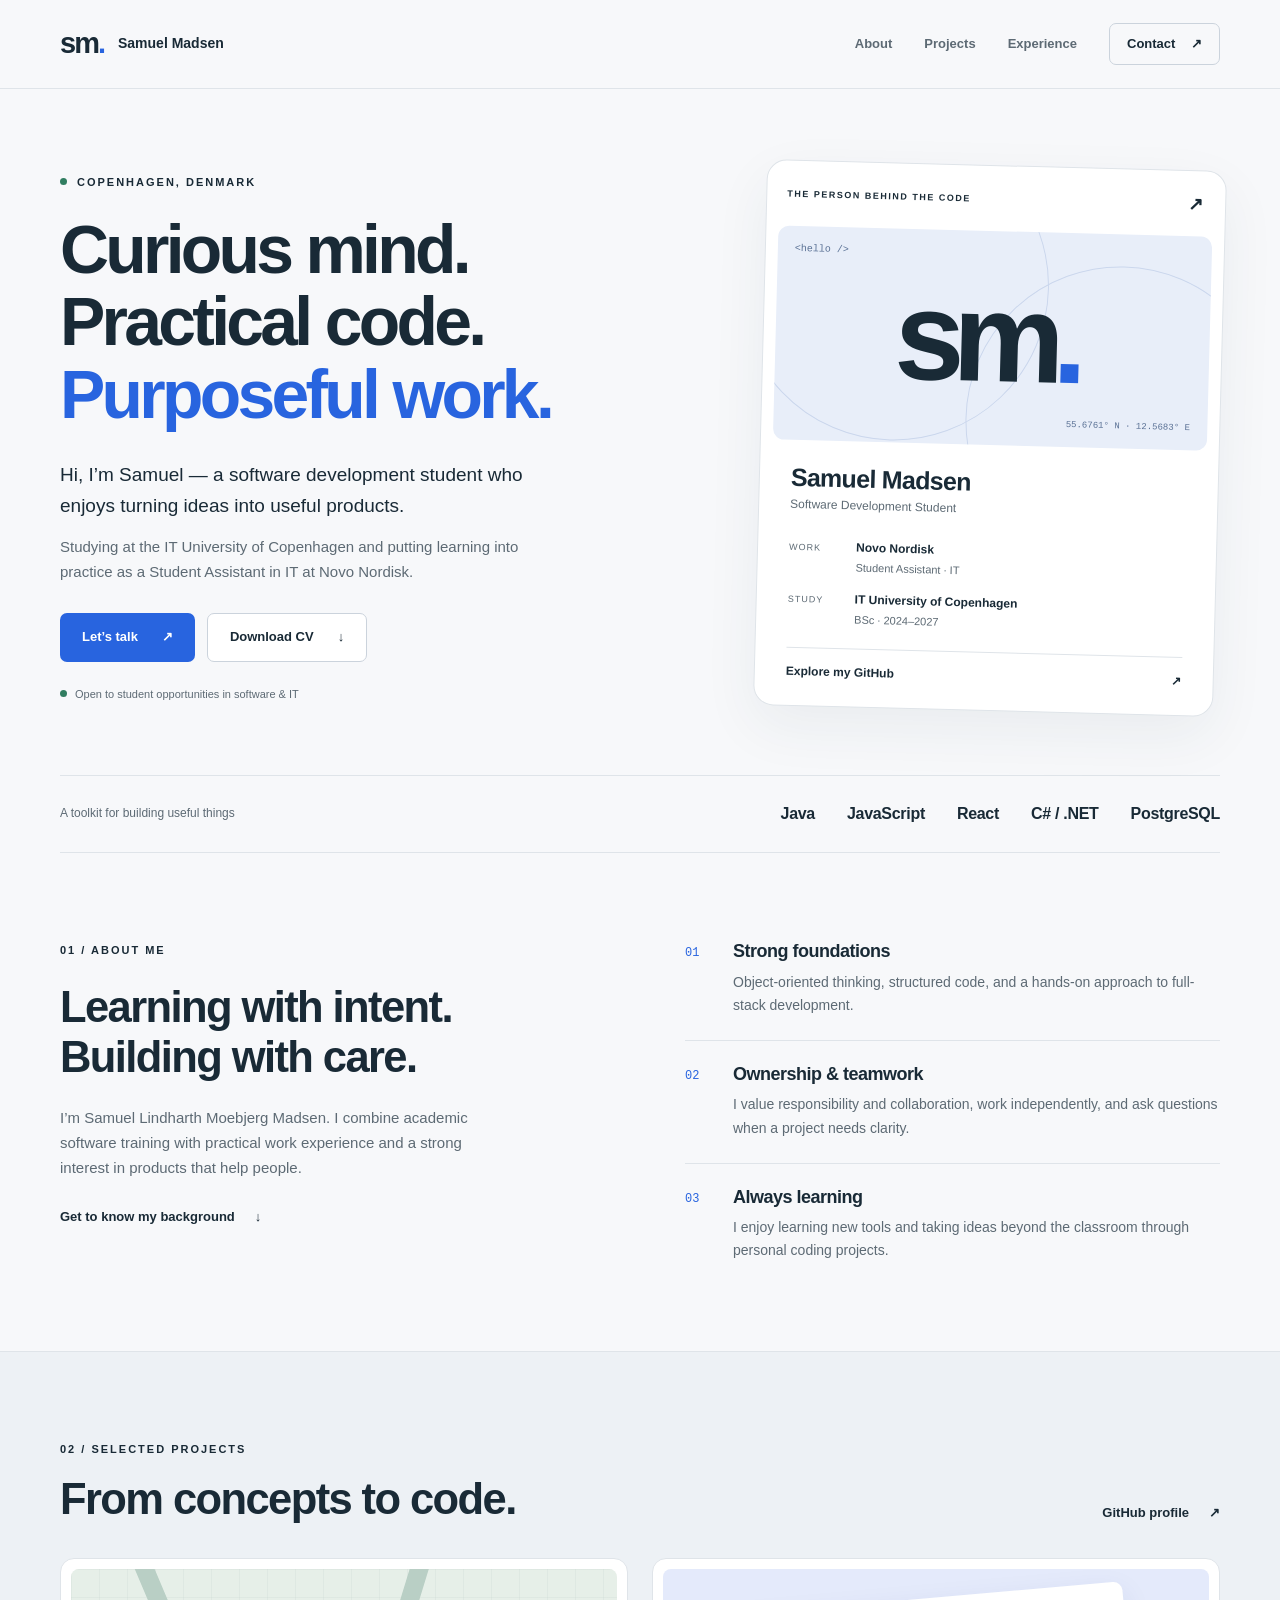
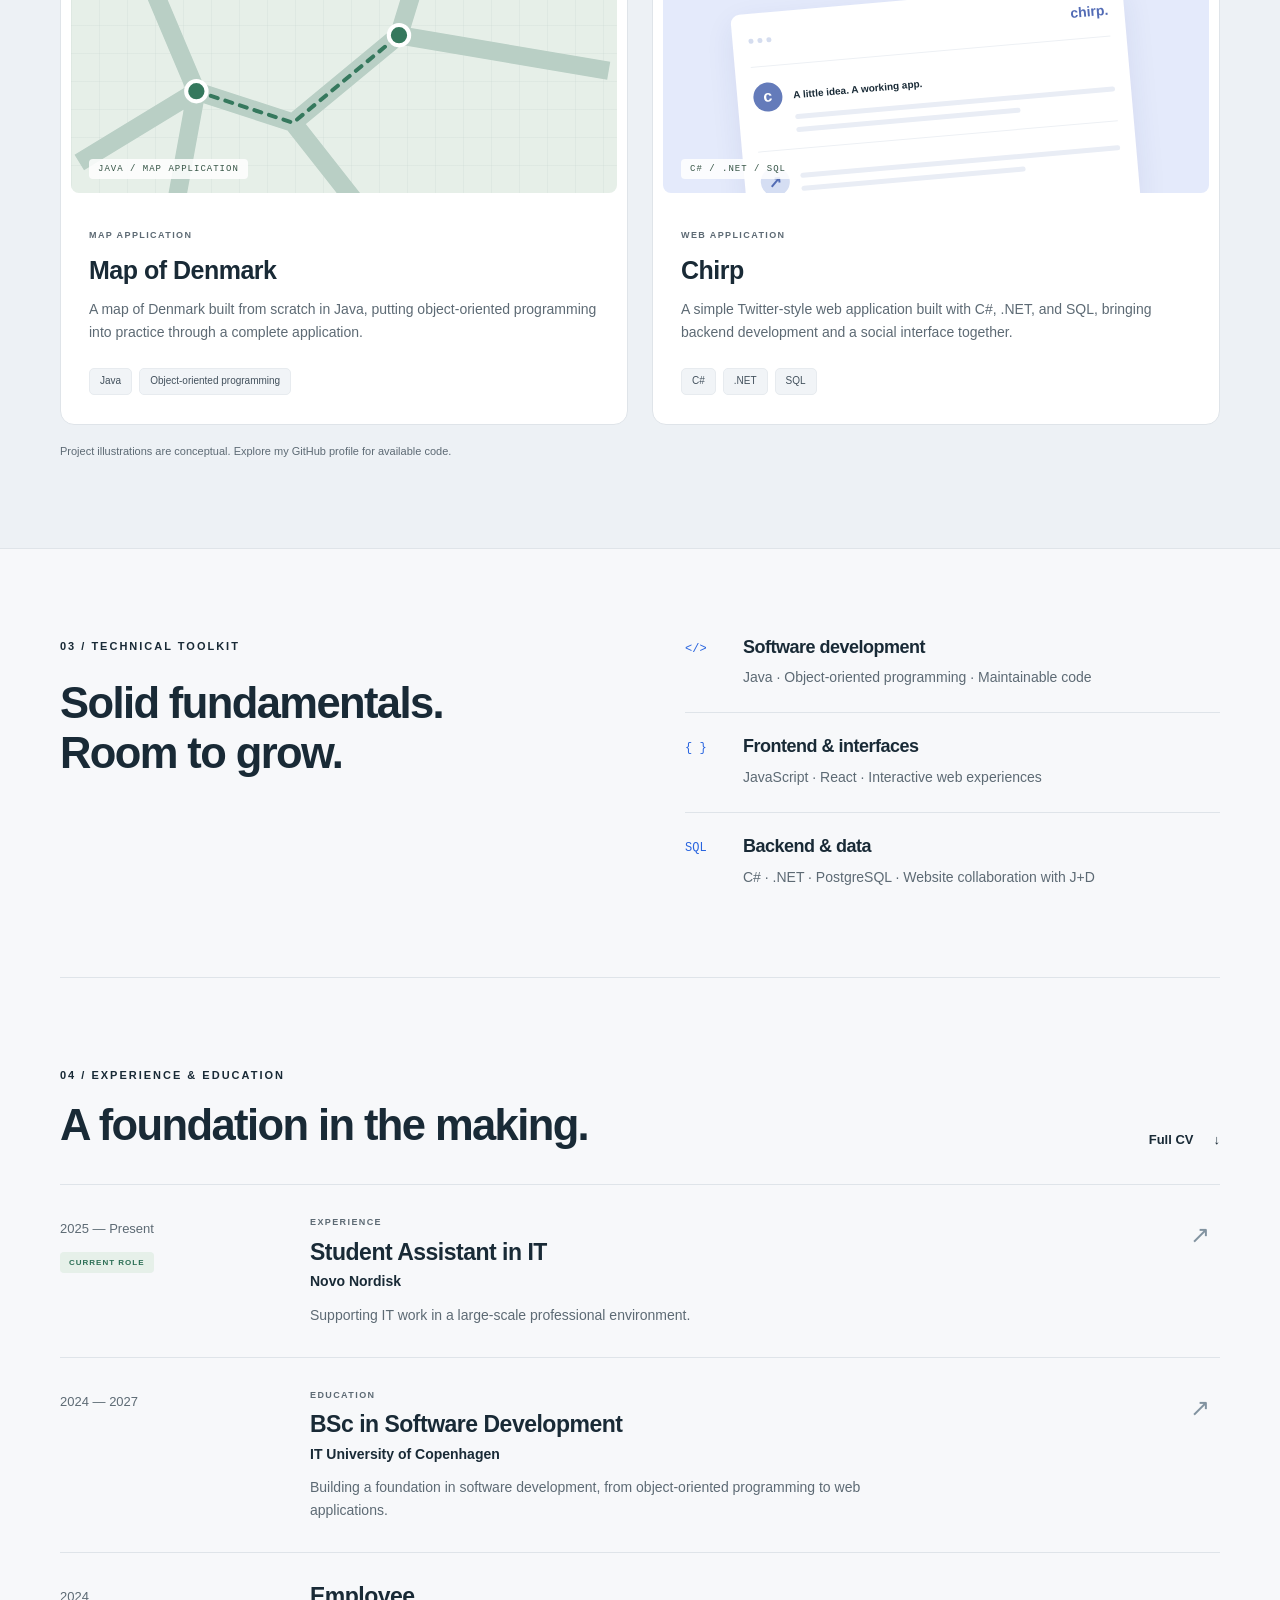
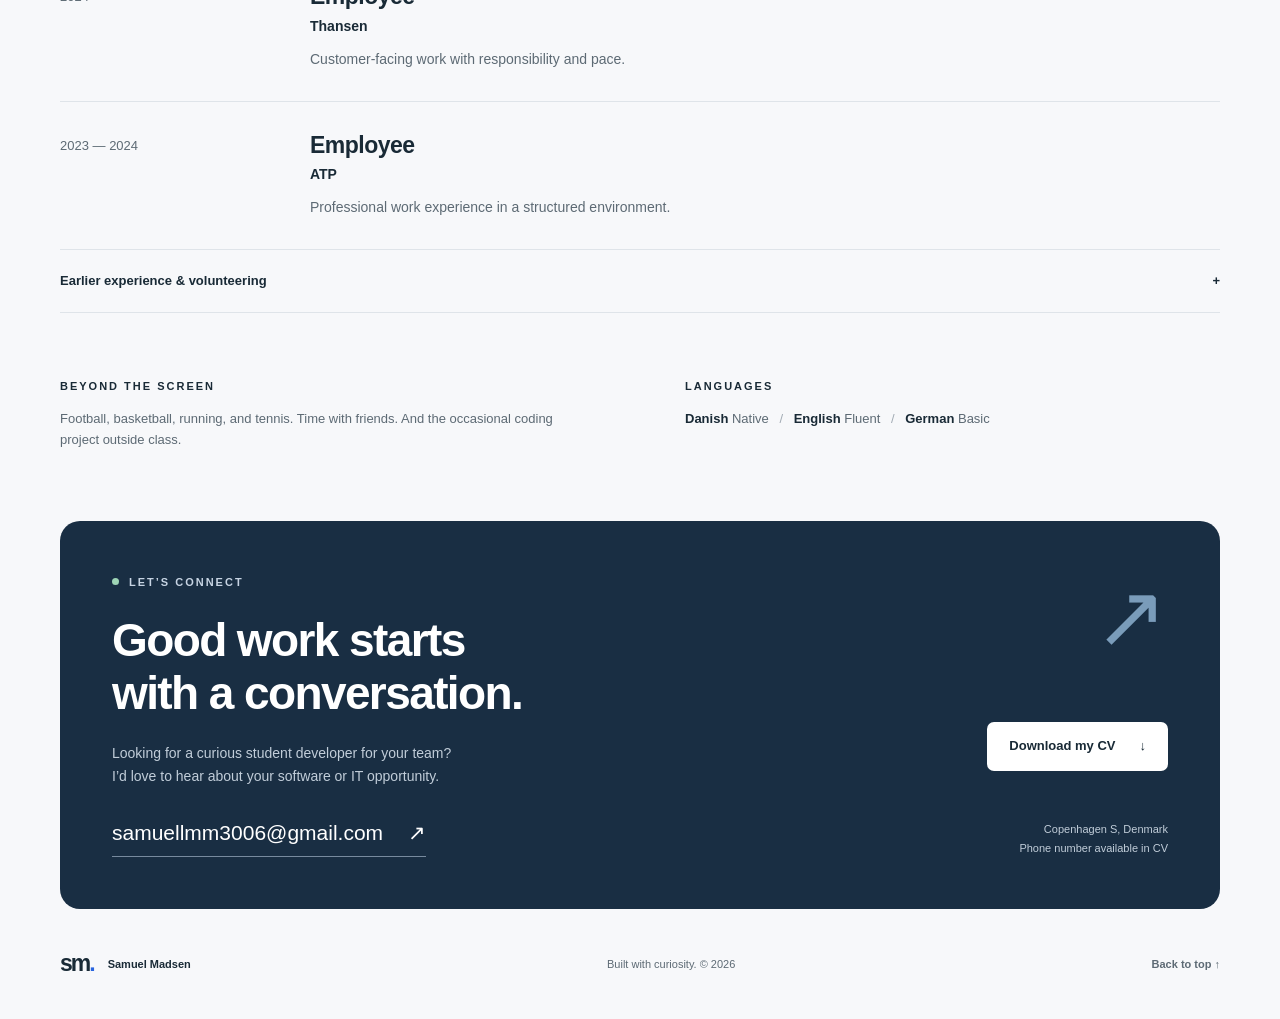
<file: index.html>
<!DOCTYPE html>
<html lang="en">
<head>
  <meta charset="UTF-8">
  <meta name="viewport" content="width=device-width, initial-scale=1.0">
  <meta name="description" content="Meet Samuel Madsen: Software Development student at IT University of Copenhagen and Student Assistant in IT at Novo Nordisk. Explore my experience, projects, and CV.">
  <meta name="theme-color" content="#f7f8fa">
  <title>Samuel Madsen — Software Development Student</title>
  <link rel="icon" href="assets/favicon.svg" type="image/svg+xml">
  <link rel="stylesheet" href="styles.css">
  <script src="app.js" defer></script>
</head>
<body>
  <a class="skip-link" href="#main">Skip to content</a>
  <header class="site-header">
    <div class="container header-inner">
      <a class="brand" href="#home" aria-label="Samuel Madsen, home"><span class="brand-mark">sm<span>.</span></span><span>Samuel Madsen</span></a>
      <button class="menu-toggle" aria-expanded="false" aria-controls="navigation" hidden>Menu <span aria-hidden="true">☰</span></button>
      <nav id="navigation" aria-label="Main navigation">
        <a href="#profile">About</a><a href="#projects">Projects</a><a href="#timeline">Experience</a><a href="#contact">Contact <span aria-hidden="true">↗</span></a>
      </nav>
    </div>
  </header>

  <main id="main">
    <!-- INTRO: Edit your headline, summary, and availability here. -->
    <section class="hero container" id="home" aria-labelledby="hero-title">
      <div class="hero-copy">
        <p class="eyebrow"><span class="status-dot"></span> COPENHAGEN, DENMARK</p>
        <h1 id="hero-title">Curious mind.<br>Practical code.<br><span>Purposeful work.</span></h1>
        <p class="hero-intro">Hi, I’m Samuel — a software development student who enjoys turning ideas into useful products.</p>
        <p class="hero-detail">Studying at the IT University of Copenhagen and putting learning into practice as a Student Assistant in IT at Novo Nordisk.</p>
        <div class="actions">
          <a class="button primary" href="mailto:samuellmm3006@gmail.com">Let’s talk <span aria-hidden="true">↗</span></a>
          <a class="button secondary" href="assets/Samuel_Madsen_CV.pdf" download="Samuel_Madsen_CV.pdf">Download CV <span aria-hidden="true">↓</span></a>
        </div>
        <p class="availability"><span class="status-dot"></span> Open to student opportunities in software &amp; IT</p>
      </div>
      <aside class="profile-card" aria-label="Samuel at a glance">
        <div class="card-top"><span>THE PERSON BEHIND THE CODE</span><span aria-hidden="true">↗</span></div>
        <div class="monogram-art" aria-hidden="true"><div class="orbit orbit-one"></div><div class="orbit orbit-two"></div><span class="art-label">&lt;hello /&gt;</span><span class="monogram">sm<span>.</span></span><span class="art-coordinate">55.6761° N · 12.5683° E</span></div>
        <div class="profile-card-content"><h2>Samuel Madsen</h2><p>Software Development Student</p>
          <dl><div><dt>WORK</dt><dd>Novo Nordisk <span>Student Assistant · IT</span></dd></div><div><dt>STUDY</dt><dd>IT University of Copenhagen <span>BSc · 2024–2027</span></dd></div></dl>
          <a class="text-link" href="https://github.com/Samuel8887" target="_blank" rel="noopener noreferrer">Explore my GitHub <span aria-hidden="true">↗</span><span class="sr-only"> (opens in a new tab)</span></a>
        </div>
      </aside>
    </section>

    <div class="container"><div class="stack-strip"><p>A toolkit for building useful things</p><ul aria-label="Technologies"><li>Java</li><li>JavaScript</li><li>React</li><li>C# / .NET</li><li>PostgreSQL</li></ul></div></div>

    <!-- ABOUT: Keep descriptions specific and true to your experience. -->
    <section class="section container about-section" id="profile" aria-labelledby="about-title">
      <div><p class="eyebrow">01 / ABOUT ME</p><h2 id="about-title">Learning with intent.<br>Building with care.</h2><p class="section-description">I’m Samuel Lindharth Moebjerg Madsen. I combine academic software training with practical work experience and a strong interest in products that help people.</p><a class="text-link inline-link" href="#timeline">Get to know my background <span aria-hidden="true">↓</span></a></div>
      <div class="values"><article><span class="number">01</span><div><h3>Strong foundations</h3><p>Object-oriented thinking, structured code, and a hands-on approach to full-stack development.</p></div></article><article><span class="number">02</span><div><h3>Ownership &amp; teamwork</h3><p>I value responsibility and collaboration, work independently, and ask questions when a project needs clarity.</p></div></article><article><span class="number">03</span><div><h3>Always learning</h3><p>I enjoy learning new tools and taking ideas beyond the classroom through personal coding projects.</p></div></article></div>
    </section>

    <!-- PROJECTS: Add direct repository links when you have the correct URLs. -->
    <section class="section projects-section" id="projects" aria-labelledby="projects-title">
      <div class="container"><div class="section-heading"><div><p class="eyebrow">02 / SELECTED PROJECTS</p><h2 id="projects-title">From concepts to code.</h2></div><a class="text-link" href="https://github.com/Samuel8887" target="_blank" rel="noopener noreferrer">GitHub profile <span aria-hidden="true">↗</span><span class="sr-only"> (opens in a new tab)</span></a></div>
        <div class="project-grid">
          <article class="project-card"><div class="project-art map-art" aria-hidden="true"><div class="map-grid"></div><svg viewBox="0 0 480 220" fill="none"><path d="M-20 190 95 120 190 151 294 65 500 100M40-10 95 120 75 230M190 151 260 240M294 65 320-20" stroke="#b9cfc5" stroke-width="18"/><path d="m95 120 95 31 104-86" stroke="#35785d" stroke-width="4" stroke-linecap="round" stroke-dasharray="7 8"/><circle cx="95" cy="120" r="10" fill="#35785d" stroke="white" stroke-width="4"/><circle cx="294" cy="65" r="10" fill="#35785d" stroke="white" stroke-width="4"/></svg><span class="visual-label">JAVA / MAP APPLICATION</span></div><div class="project-content"><span class="project-category">MAP APPLICATION</span><h3>Map of Denmark</h3><p>A map of Denmark built from scratch in Java, putting object-oriented programming into practice through a complete application.</p><ul class="tags"><li>Java</li><li>Object-oriented programming</li></ul></div></article>
          <article class="project-card"><div class="project-art chirp-art" aria-hidden="true"><div class="chirp-window"><div class="window-top"><i></i><i></i><i></i><strong>chirp.</strong></div><div class="mock-post"><span class="mock-avatar">c</span><div><b>A little idea. A working app.</b><span class="mock-line"></span><span class="mock-line short"></span></div></div><div class="mock-post bottom-post"><span class="mock-avatar pale">↗</span><div><span class="mock-line"></span><span class="mock-line short"></span></div></div></div><span class="visual-label">C# / .NET / SQL</span></div><div class="project-content"><span class="project-category">WEB APPLICATION</span><h3>Chirp</h3><p>A simple Twitter-style web application built with C#, .NET, and SQL, bringing backend development and a social interface together.</p><ul class="tags"><li>C#</li><li>.NET</li><li>SQL</li></ul></div></article>
        </div>
        <p class="project-note">Project illustrations are conceptual. Explore my GitHub profile for available code.</p>
      </div>
    </section>

    <section class="section container skills-section" id="skills" aria-labelledby="skills-title"><div><p class="eyebrow">03 / TECHNICAL TOOLKIT</p><h2 id="skills-title">Solid fundamentals.<br>Room to grow.</h2></div><div class="skill-list"><article><span class="number">&lt;/&gt;</span><div><h3>Software development</h3><p>Java · Object-oriented programming · Maintainable code</p></div></article><article><span class="number">{ }</span><div><h3>Frontend &amp; interfaces</h3><p>JavaScript · React · Interactive web experiences</p></div></article><article><span class="number">SQL</span><div><h3>Backend &amp; data</h3><p>C# · .NET · PostgreSQL · Website collaboration with J+D</p></div></article></div></section>

    <!-- EXPERIENCE: Add new roles at the top. Keep dates and titles up to date. -->
    <section class="section container experience-section" id="timeline" aria-labelledby="experience-title"><div class="section-heading"><div><p class="eyebrow">04 / EXPERIENCE &amp; EDUCATION</p><h2 id="experience-title">A foundation in the making.</h2></div><a class="text-link" href="assets/Samuel_Madsen_CV.pdf" download="Samuel_Madsen_CV.pdf">Full CV <span aria-hidden="true">↓</span></a></div>
      <div class="timeline"><article class="timeline-item"><p class="timeline-date">2025 — Present<span class="current-label">CURRENT ROLE</span></p><div><span class="role-type">EXPERIENCE</span><h3>Student Assistant in IT</h3><p class="organization">Novo Nordisk</p><p>Supporting IT work in a large-scale professional environment.</p></div><span class="timeline-mark" aria-hidden="true">↗</span></article><article class="timeline-item"><p class="timeline-date">2024 — 2027</p><div><span class="role-type">EDUCATION</span><h3>BSc in Software Development</h3><p class="organization">IT University of Copenhagen</p><p>Building a foundation in software development, from object-oriented programming to web applications.</p></div><span class="timeline-mark" aria-hidden="true">↗</span></article><article class="timeline-item"><p class="timeline-date">2024</p><div><h3>Employee</h3><p class="organization">Thansen</p><p>Customer-facing work with responsibility and pace.</p></div></article><article class="timeline-item"><p class="timeline-date">2023 — 2024</p><div><h3>Employee</h3><p class="organization">ATP</p><p>Professional work experience in a structured environment.</p></div></article></div>
      <details class="earlier-experience"><summary>Earlier experience &amp; volunteering <span aria-hidden="true">+</span></summary><div class="earlier-grid"><article><p class="role-type">2021 — 2023</p><h3>Volunteer kitchen assistant · Oure</h3><p>Teamwork, reliability, and service.</p></article><article><p class="role-type">2018 — 2019</p><h3>Volunteer sports coach</h3><p>Early leadership experience and responsibility for others.</p></article></div></details>
    </section>

    <section class="container personal-section" aria-label="Beyond work"><div><p class="eyebrow">BEYOND THE SCREEN</p><p>Football, basketball, running, and tennis. Time with friends. And the occasional coding project outside class.</p></div><div><p class="eyebrow">LANGUAGES</p><p><strong>Danish</strong> Native <span> / </span><strong>English</strong> Fluent <span> / </span><strong>German</strong> Basic</p></div></section>

    <section class="container contact-section" id="contact" aria-labelledby="contact-title"><div class="contact-panel"><div><p class="eyebrow"><span class="status-dot"></span> LET’S CONNECT</p><h2 id="contact-title">Good work starts<br>with a conversation.</h2><p>Looking for a curious student developer for your team?<br>I’d love to hear about your software or IT opportunity.</p><a class="contact-email" href="mailto:samuellmm3006@gmail.com">samuellmm3006@gmail.com <span aria-hidden="true">↗</span></a></div><div class="contact-side"><span class="contact-symbol" aria-hidden="true">↗</span><a class="button light-button" href="assets/Samuel_Madsen_CV.pdf" download="Samuel_Madsen_CV.pdf">Download my CV <span aria-hidden="true">↓</span></a><p>Copenhagen S, Denmark<br>Phone number available in CV</p></div></div></section>
  </main>
  <footer class="container footer"><a class="brand" href="#home"><span class="brand-mark">sm<span>.</span></span><span>Samuel Madsen</span></a><p>Built with curiosity. <span id="footer-year"></span></p><a class="text-link" href="#home">Back to top ↑</a></footer>
</body>
</html>
</file>
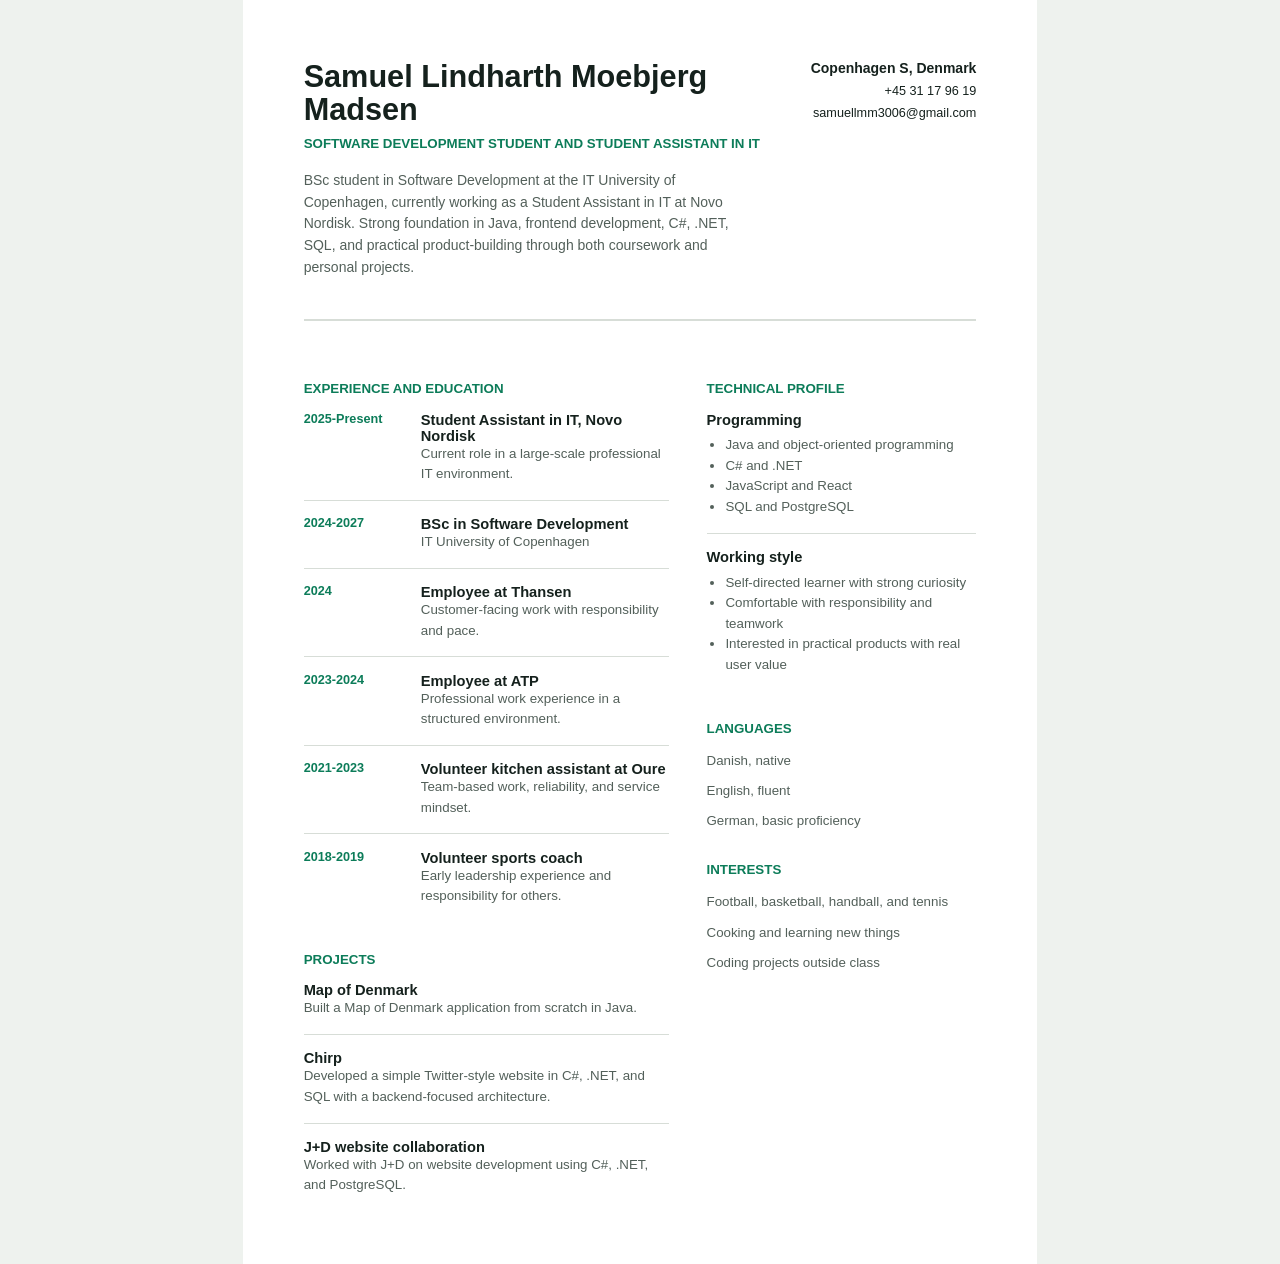
<file: cv-print.html>
<!DOCTYPE html>
<html lang="en">
  <head>
    <meta charset="UTF-8" />
    <meta name="viewport" content="width=device-width, initial-scale=1.0" />
    <title>Samuel Madsen CV</title>
    <style>
      :root {
        --text: #15211d;
        --muted: #53605a;
        --accent: #0c7c59;
        --line: #d7ddd7;
        --paper: #ffffff;
      }

      * {
        box-sizing: border-box;
      }

      body {
        margin: 0;
        font-family: "Aptos", "Segoe UI", Arial, sans-serif;
        color: var(--text);
        background: #eef2ee;
      }

      .page {
        width: 210mm;
        min-height: 297mm;
        margin: 0 auto;
        padding: 16mm 16mm 14mm;
        background: var(--paper);
      }

      .header {
        display: grid;
        grid-template-columns: 1fr auto;
        gap: 12mm;
        align-items: start;
        border-bottom: 2px solid var(--line);
        padding-bottom: 7mm;
      }

      h1,
      h2,
      h3 {
        margin: 0;
        letter-spacing: 0;
      }

      h1 {
        font-size: 23pt;
        line-height: 1.05;
      }

      .role {
        margin-top: 3mm;
        color: var(--accent);
        font-weight: 700;
        font-size: 10pt;
        text-transform: uppercase;
      }

      .summary {
        margin-top: 5mm;
        max-width: 118mm;
        color: var(--muted);
        font-size: 10.5pt;
        line-height: 1.55;
      }

      .contact {
        display: grid;
        gap: 2mm;
        justify-items: end;
        text-align: right;
        font-size: 9.5pt;
      }

      .contact strong {
        font-size: 10.5pt;
      }

      .grid {
        display: grid;
        grid-template-columns: 1.15fr 0.85fr;
        gap: 10mm;
        margin-top: 8mm;
      }

      .section {
        margin-top: 8mm;
      }

      .section-title {
        margin-bottom: 4mm;
        color: var(--accent);
        font-size: 10pt;
        font-weight: 700;
        text-transform: uppercase;
      }

      .timeline-item,
      .project,
      .skill-block {
        padding: 4mm 0;
        border-top: 1px solid var(--line);
      }

      .timeline-item:first-of-type,
      .project:first-of-type,
      .skill-block:first-of-type {
        border-top: 0;
        padding-top: 0;
      }

      .timeline-row {
        display: grid;
        grid-template-columns: 27mm 1fr;
        gap: 4mm;
      }

      .year {
        color: var(--accent);
        font-weight: 700;
        font-size: 9.5pt;
      }

      .item-title {
        font-size: 11pt;
        font-weight: 700;
      }

      .item-copy,
      li {
        color: var(--muted);
        font-size: 10pt;
        line-height: 1.55;
      }

      ul {
        margin: 2mm 0 0 0;
        padding-left: 5mm;
      }

      .columns {
        display: grid;
        grid-template-columns: 1fr 1fr;
        gap: 8mm;
      }

      .plain {
        margin: 0;
        padding: 0;
        list-style: none;
      }

      .plain li {
        margin-bottom: 2.5mm;
      }

      @page {
        size: A4;
        margin: 0;
      }
    </style>
  </head>
  <body>
    <main class="page">
      <header class="header">
        <div>
          <h1>Samuel Lindharth Moebjerg Madsen</h1>
          <p class="role">Software Development Student and Student Assistant in IT</p>
          <p class="summary">
            BSc student in Software Development at the IT University of
            Copenhagen, currently working as a Student Assistant in IT at Novo
            Nordisk. Strong foundation in Java, frontend development, C#, .NET,
            SQL, and practical product-building through both coursework and
            personal projects.
          </p>
        </div>
        <div class="contact">
          <strong>Copenhagen S, Denmark</strong>
          <span>+45 31 17 96 19</span>
          <span>samuellmm3006@gmail.com</span>
        </div>
      </header>

      <section class="grid">
        <div>
          <section class="section">
            <h2 class="section-title">Experience and Education</h2>

            <article class="timeline-item">
              <div class="timeline-row">
                <div class="year">2025-Present</div>
                <div>
                  <div class="item-title">Student Assistant in IT, Novo Nordisk</div>
                  <div class="item-copy">
                    Current role in a large-scale professional IT environment.
                  </div>
                </div>
              </div>
            </article>

            <article class="timeline-item">
              <div class="timeline-row">
                <div class="year">2024-2027</div>
                <div>
                  <div class="item-title">BSc in Software Development</div>
                  <div class="item-copy">IT University of Copenhagen</div>
                </div>
              </div>
            </article>

            <article class="timeline-item">
              <div class="timeline-row">
                <div class="year">2024</div>
                <div>
                  <div class="item-title">Employee at Thansen</div>
                  <div class="item-copy">
                    Customer-facing work with responsibility and pace.
                  </div>
                </div>
              </div>
            </article>

            <article class="timeline-item">
              <div class="timeline-row">
                <div class="year">2023-2024</div>
                <div>
                  <div class="item-title">Employee at ATP</div>
                  <div class="item-copy">
                    Professional work experience in a structured environment.
                  </div>
                </div>
              </div>
            </article>

            <article class="timeline-item">
              <div class="timeline-row">
                <div class="year">2021-2023</div>
                <div>
                  <div class="item-title">Volunteer kitchen assistant at Oure</div>
                  <div class="item-copy">
                    Team-based work, reliability, and service mindset.
                  </div>
                </div>
              </div>
            </article>

            <article class="timeline-item">
              <div class="timeline-row">
                <div class="year">2018-2019</div>
                <div>
                  <div class="item-title">Volunteer sports coach</div>
                  <div class="item-copy">
                    Early leadership experience and responsibility for others.
                  </div>
                </div>
              </div>
            </article>
          </section>

          <section class="section">
            <h2 class="section-title">Projects</h2>

            <article class="project">
              <div class="item-title">Map of Denmark</div>
              <div class="item-copy">
                Built a Map of Denmark application from scratch in Java.
              </div>
            </article>

            <article class="project">
              <div class="item-title">Chirp</div>
              <div class="item-copy">
                Developed a simple Twitter-style website in C#, .NET, and SQL
                with a backend-focused architecture.
              </div>
            </article>

            <article class="project">
              <div class="item-title">J+D website collaboration</div>
              <div class="item-copy">
                Worked with J+D on website development using C#, .NET, and
                PostgreSQL.
              </div>
            </article>
          </section>
        </div>

        <div>
          <section class="section">
            <h2 class="section-title">Technical Profile</h2>

            <article class="skill-block">
              <div class="item-title">Programming</div>
              <ul>
                <li>Java and object-oriented programming</li>
                <li>C# and .NET</li>
                <li>JavaScript and React</li>
                <li>SQL and PostgreSQL</li>
              </ul>
            </article>

            <article class="skill-block">
              <div class="item-title">Working style</div>
              <ul>
                <li>Self-directed learner with strong curiosity</li>
                <li>Comfortable with responsibility and teamwork</li>
                <li>Interested in practical products with real user value</li>
              </ul>
            </article>
          </section>

          <section class="section">
            <h2 class="section-title">Languages</h2>
            <ul class="plain">
              <li>Danish, native</li>
              <li>English, fluent</li>
              <li>German, basic proficiency</li>
            </ul>
          </section>

          <section class="section">
            <h2 class="section-title">Interests</h2>
            <ul class="plain">
              <li>Football, basketball, handball, and tennis</li>
              <li>Cooking and learning new things</li>
              <li>Coding projects outside class</li>
            </ul>
          </section>
        </div>
      </section>
    </main>
  </body>
</html>
</file>
<file: styles.css>
/* Change these values to customize the whole site's colors. */
:root {
  --background: #f7f8fa;
  --surface: #ffffff;
  --text: #192a36;
  --muted: #5d6a74;
  --accent: #2864df;
  --border: #dfe4e9;
  --radius: 20px;
}
/* Base styles */
* { box-sizing: border-box; }
html { scroll-behavior: smooth; scroll-padding-top: 100px; }
body { margin: 0; background: var(--background); color: var(--text); font-family: "Segoe UI", Arial, sans-serif; font-size: 16px; line-height: 1.65; -webkit-font-smoothing: antialiased; }
a { color: inherit; text-decoration: none; }
button { font: inherit; }
button, a, summary { -webkit-tap-highlight-color: transparent; }
a:focus-visible, button:focus-visible, summary:focus-visible { outline: 3px solid var(--accent); outline-offset: 6px; }
a, button { touch-action: manipulation; }
h1, h2, h3, p { margin: 0; }
h1, h2, h3 { line-height: 1.15; }
h2 { font-size: clamp(30px, 3.4vw, 44px); letter-spacing: -1.6px; font-weight: 650; }
h3 { font-size: 21px; letter-spacing: -.5px; font-weight: 650; }
ul { margin: 0; padding: 0; list-style: none; }
.container { width: min(1160px, calc(100% - 80px)); margin-inline: auto; }
.eyebrow { font-size: 11px; letter-spacing: 2px; font-weight: 700; display: flex; align-items: center; gap: 10px; margin-bottom: 23px; }
.status-dot { display: inline-block; width: 7px; height: 7px; background: #307d60; border-radius: 50%; flex-shrink: 0; }
.sr-only { position: absolute; width: 1px; height: 1px; padding: 0; margin: -1px; overflow: hidden; clip-path: inset(50%); white-space: nowrap; }
.skip-link { position: fixed; left: 16px; top: -100px; background: white; padding: 12px 20px; z-index: 100; }
.skip-link:focus { top: 12px; }
/* Header and navigation */
.site-header { position: sticky; top: 0; background: #f7f8faf2; backdrop-filter: blur(16px); z-index: 10; border-bottom: 1px solid var(--border); }
.header-inner { min-height: 88px; display: flex; align-items: center; justify-content: space-between; gap: 24px; }
.brand { display: inline-flex; align-items: center; gap: 14px; font-size: 14px; font-weight: 650; }
.brand-mark { font-size: 29px; letter-spacing: -2px; font-weight: 800; }
.brand-mark > span { color: var(--accent); }
nav { display: flex; align-items: center; gap: 32px; font-size: 13px; font-weight: 600; }
nav a { padding-block: 10px; color: var(--muted); }
nav a:hover, nav a[aria-current="location"] { color: var(--accent); }
nav a:last-child { border: 1px solid #cbd3dc; padding: 9px 17px; border-radius: 7px; color: var(--text); }
nav a:last-child span { margin-left: 12px; }
.menu-toggle { border: 1px solid var(--border); background: var(--surface); padding: 8px 13px; border-radius: 7px; cursor: pointer; }
.menu-toggle[hidden] { display: none; }
/* Opening section */
.hero { display: grid; grid-template-columns: 1.35fr 1fr; align-items: center; gap: 80px; padding-block: 76px 64px; }
h1 { font-size: clamp(46px, 5.3vw, 68px); letter-spacing: -3.7px; font-weight: 650; line-height: 1.07; }
h1 > span { color: var(--accent); }
.hero-intro { font-size: 19px; line-height: 1.65; margin-top: 27px; max-width: 480px; }
.hero-detail { color: var(--muted); margin-top: 14px; font-size: 15px; max-width: 480px; }
.actions { display: flex; flex-wrap: wrap; gap: 12px; margin-top: 28px; }
.button { display: inline-flex; justify-content: center; align-items: center; gap: 24px; min-height: 49px; padding: 12px 22px; border-radius: 7px; font-size: 13px; font-weight: 650; transition: background .18s, transform .18s; }
.button:hover { transform: translateY(-2px); }
.primary { color: white; background: var(--accent); }
.primary:hover { background: #1c50bb; }
.secondary { border: 1px solid #cbd3dc; background: white; }
.secondary:hover { background: #eef2f7; }
.availability { margin-top: 23px; color: var(--muted); display: flex; align-items: center; gap: 8px; font-size: 11px; }
.profile-card { background: var(--surface); border: 1px solid var(--border); border-radius: var(--radius); padding: 12px; box-shadow: 0 20px 55px #263a5010; transform: rotate(1.5deg); }
.card-top { display: flex; align-items: center; justify-content: space-between; padding: 7px 8px 16px; font-size: 9px; letter-spacing: 1.5px; font-weight: 650; }
.card-top > span:last-child { font-size: 18px; }
.monogram-art { height: 214px; background: #e8eef9; position: relative; overflow: hidden; border-radius: 11px; display: grid; place-items: center; }
.monogram { font-size: 126px; letter-spacing: -12px; font-weight: 700; z-index: 1; line-height: 1; padding-right: 14px; }
.monogram > span { color: var(--accent); }
.orbit { position: absolute; width: 310px; height: 310px; border: 1px solid #cbd7ed; border-radius: 50%; }
.orbit-one { transform: translate(-100px, -50px); }
.orbit-two { transform: translate(130px, 80px); }
.art-label, .art-coordinate { position: absolute; font-family: Consolas, monospace; font-size: 10px; color: #5a7195; }
.art-label { top: 15px; left: 17px; }.art-coordinate { bottom: 14px; right: 17px; font-size: 9px; }
.profile-card-content { padding: 23px 19px 9px; }
.profile-card-content h2 { font-size: 25px; letter-spacing: -.7px; }
.profile-card-content > p { color: var(--muted); font-size: 12px; margin-top: 4px; }
dl { margin: 22px 0 20px; }
dl > div { display: grid; grid-template-columns: 55px 1fr; gap: 12px; margin-top: 14px; }
dt { font-size: 9px; letter-spacing: 1px; color: var(--muted); padding-top: 3px; }
dd { margin: 0; font-weight: 600; font-size: 12px; }
dd span { display: block; font-weight: 400; font-size: 11px; color: var(--muted); }
.text-link { display: inline-flex; align-items: center; justify-content: space-between; gap: 20px; font-size: 13px; font-weight: 600; }
.text-link:hover { color: var(--accent); }
.profile-card .text-link { border-top: 1px solid var(--border); width: 100%; padding-top: 14px; font-size: 12px; }
.stack-strip { border-block: 1px solid var(--border); display: flex; justify-content: space-between; align-items: center; gap: 24px; padding: 25px 0; }
.stack-strip p { font-size: 12px; color: var(--muted); }
.stack-strip ul { display: flex; flex-wrap: wrap; gap: 32px; font-weight: 650; font-size: 16px; letter-spacing: -.3px; }
/* Main sections */
.section { padding-block: 88px; }
.about-section, .skills-section { display: grid; grid-template-columns: 1fr 1fr; gap: 90px; }
.section-description { color: var(--muted); max-width: 445px; margin-top: 24px; font-size: 15px; }
.inline-link { margin-top: 26px; }
.values article, .skill-list article { display: flex; gap: 24px; padding: 23px 0; border-bottom: 1px solid var(--border); }
.values article:first-child, .skill-list article:first-child { padding-top: 0; }
.values article:last-child, .skill-list article:last-child { border: 0; padding-bottom: 0; }
.number { color: var(--accent); font: 12px Consolas, monospace; padding-top: 5px; min-width: 24px; }
.values h3, .skill-list h3 { font-size: 18px; }
.values p, .skill-list p { color: var(--muted); font-size: 14px; margin-top: 9px; }
.projects-section { background: #edf1f5; border-block: 1px solid var(--border); }
.section-heading { display: flex; justify-content: space-between; align-items: end; gap: 30px; margin-bottom: 34px; }
.section-heading .eyebrow { margin-bottom: 16px; }
.project-grid { display: grid; grid-template-columns: 1fr 1fr; gap: 24px; }
.project-card { background: white; border: 1px solid var(--border); border-radius: 14px; overflow: hidden; }
.project-art { height: 224px; position: relative; overflow: hidden; margin: 10px 10px 0; border-radius: 8px; }
.map-art { background: #e6efe8; }
.map-grid { position: absolute; inset: 0; background-image: linear-gradient(#bfcfc833 1px, transparent 1px), linear-gradient(90deg, #bfcfc833 1px, transparent 1px); background-size: 28px 28px; }
.map-art svg { position: absolute; width: 100%; height: 100%; }
.visual-label { position: absolute; left: 18px; bottom: 14px; font: 9px Consolas, monospace; letter-spacing: 1px; color: #355445; background: #ffffffd9; padding: 5px 9px; border-radius: 4px; }
.chirp-art { background: #e4eafb; display: flex; justify-content: center; }
.chirp-window { margin-top: 29px; width: 72%; height: 220px; background: #ffffff; border-radius: 9px; box-shadow: 0 10px 30px #25367a15; transform: rotate(-5deg); padding: 16px; }
.window-top { display: flex; align-items: center; gap: 4px; padding-bottom: 14px; border-bottom: 1px solid #edf0f4; }
.window-top i { width: 5px; height: 5px; background: #d5ddef; border-radius: 50%; }
.window-top strong { margin-left: auto; color: #526bb5; font-size: 14px; }
.mock-post { display: flex; gap: 11px; padding-block: 16px; }
.mock-avatar { border-radius: 50%; background: #647bba; color: white; width: 29px; height: 29px; display: grid; place-items: center; font-weight: 700; }
.mock-post > div { flex: 1; }.mock-post b { font-size: 10px; }.mock-line { display: block; height: 5px; border-radius: 3px; background: #e9edf5; width: 100%; margin-top: 8px; }.mock-line.short { width: 70%; }.bottom-post { border-top: 1px solid #edf0f4; }.pale { background: #d5def3; color: #536cb4; }
.project-content { padding: 27px 28px 29px; }
.project-category, .role-type { font-size: 9px; font-weight: 650; letter-spacing: 1.4px; color: var(--muted); }
.project-content h3 { margin-top: 10px; font-size: 25px; }
.project-content p { font-size: 14px; color: var(--muted); margin-top: 13px; }
.tags { display: flex; flex-wrap: wrap; gap: 7px; margin-top: 24px; }.tags li { padding: 4px 10px; background: #f1f4f7; border: 1px solid #e7ebef; border-radius: 5px; font-size: 10px; color: #43515d; }
.project-note { font-size: 11px; color: var(--muted); margin-top: 17px; }
.skills-section { border-bottom: 1px solid var(--border); }
.skill-list .number { min-width: 34px; }
/* Experience */
.experience-section { padding-bottom: 64px; }
.timeline-item { display: grid; grid-template-columns: 210px 1fr 30px; gap: 40px; padding: 30px 0; border-top: 1px solid var(--border); }
.timeline-date { font-size: 13px; color: var(--muted); padding-top: 3px; }
.current-label { display: block; width: fit-content; margin-top: 12px; color: #2c6e55; background: #e6f0e9; font-size: 8px; font-weight: 700; letter-spacing: 1px; padding: 4px 9px; border-radius: 4px; }
.timeline-item .role-type { display: block; margin-bottom: 9px; }
.timeline-item h3 { font-size: 23px; }.organization { font-weight: 600; font-size: 14px; margin-top: 5px; }.timeline-item .organization + p { margin-top: 10px; color: var(--muted); font-size: 14px; max-width: 600px; }.timeline-mark { color: #8293a0; font-size: 24px; }
.earlier-experience { border-block: 1px solid var(--border); }
summary { display: flex; justify-content: space-between; padding: 20px 0; cursor: pointer; font-size: 13px; font-weight: 600; list-style: none; }summary::-webkit-details-marker { display: none; }details[open] summary > span { transform: rotate(45deg); }.earlier-grid { display: grid; grid-template-columns: 1fr 1fr; gap: 30px; padding: 5px 0 26px; }.earlier-grid h3 { font-size: 17px; margin: 7px 0; }.earlier-grid article > p:last-child { font-size: 13px; color: var(--muted); }
.personal-section { display: grid; grid-template-columns: 1fr 1fr; gap: 90px; padding-bottom: 70px; }.personal-section .eyebrow { margin-bottom: 13px; }.personal-section p:not(.eyebrow) { font-size: 13px; color: var(--muted); }.personal-section strong { color: var(--text); font-weight: 600; }.personal-section p > span { padding: 0 7px; color: #a2abb4; }
/* Contact and footer */
.contact-panel { background: #192e43; color: #fff; border-radius: var(--radius); padding: 52px; display: grid; grid-template-columns: 1.7fr 1fr; gap: 40px; }
.contact-panel .eyebrow { color: #c7d4e3; }.contact-panel .status-dot { background: #9ed5b6; }.contact-panel h2 { font-size: clamp(31px, 3.6vw, 46px); }.contact-panel h2 + p { margin-top: 22px; font-size: 14px; color: #c1cdd9; }.contact-email { display: inline-flex; align-items: center; gap: 25px; margin-top: 28px; font-size: clamp(14px, 1.8vw, 21px); border-bottom: 1px solid #778a9e; padding-bottom: 5px; overflow-wrap: anywhere; }.contact-email:hover { color: #bdd2ff; }.contact-side { display: flex; flex-direction: column; align-items: flex-end; justify-content: space-between; }.contact-symbol { font-size: 88px; font-weight: 300; line-height: 1; color: #7a9cba; }.light-button { background: white; color: var(--text); margin-top: 25px; }.light-button:hover { background: #e4edfa; }.contact-side p { font-size: 11px; color: #c1cdd9; text-align: right; margin-top: 14px; }
.footer { display: flex; justify-content: space-between; align-items: center; gap: 20px; padding-block: 36px; }.footer .brand { font-size: 11px; }.footer .brand-mark { font-size: 23px; }.footer p, .footer .text-link { font-size: 11px; color: var(--muted); }
/* Tablet and phone layouts */
@media (max-width: 1000px) {
  .hero { gap: 36px; }.container { width: calc(100% - 48px); }h1 { font-size: 54px; }.about-section, .skills-section, .personal-section { gap: 45px; }.stack-strip ul { gap: 20px; }.profile-card-content { padding-inline: 12px; }.timeline-item { grid-template-columns: 170px 1fr 24px; gap: 24px; }
}
@media (max-width: 760px) {
  html { scroll-padding-top: 90px; }.container { width: calc(100% - 40px); }.header-inner { min-height: 74px; flex-wrap: wrap; gap: 0; }.brand { font-size: 13px; }.menu-toggle:not([hidden]) { display: inline-block; }nav { width: 100%; gap: 20px; justify-content: space-between; padding-bottom: 15px; }nav[data-collapsible="true"] { display: none; }nav[data-collapsible="true"].is-open { display: flex; }nav a:last-child { border: 0; padding: 10px 0; }nav a:last-child span { margin-left: 4px; }
  .hero { grid-template-columns: 1fr; padding-block: 46px; gap: 36px; }h1 { font-size: clamp(43px, 8.5vw, 62px); letter-spacing: -2.6px; }.hero-intro { font-size: 18px; }.hero-detail { font-size: 14px; }.hero-copy { max-width: 540px; }.profile-card { transform: none; max-width: 480px; width: 100%; justify-self: center; }.monogram-art { height: 180px; }.profile-card-content { padding-inline: 18px; }.stack-strip { align-items: flex-start; flex-direction: column; gap: 12px; }.stack-strip ul { gap: 12px 24px; font-size: 14px; }
  .section { padding-block: 55px; }.about-section, .skills-section, .personal-section { grid-template-columns: 1fr; gap: 35px; }.section-heading { align-items: flex-start; flex-direction: column; gap: 18px; }.project-grid { grid-template-columns: 1fr; }.project-art { height: 220px; }.timeline-item { grid-template-columns: 1fr; gap: 12px; padding-block: 25px; }.timeline-date { display: flex; align-items: center; gap: 12px; }.current-label { margin: 0; }.timeline-mark { display: none; }.timeline-item h3 { font-size: 21px; }.earlier-grid { grid-template-columns: 1fr; gap: 25px; }.personal-section { padding-bottom: 48px; }.contact-panel { padding: 30px 25px; grid-template-columns: 1fr; gap: 22px; }.contact-symbol { display: none; }.contact-side { align-items: flex-start; }.contact-side p { text-align: left; }.light-button { margin-top: 0; }.contact-email { gap: 12px; }.footer { flex-wrap: wrap; gap: 15px; }.footer p { order: 3; width: 100%; }
}
@media (prefers-reduced-motion: reduce) { html { scroll-behavior: auto; }*, *::before, *::after { transition: none !important; animation: none !important; } }
/* Printing the website: use cv-print.html for the dedicated formal CV. */
@media print { .site-header, .actions, .contact-side, .footer, .project-art, .profile-card, .skip-link { display: none; }body { background: white; font-size: 11pt; }.container { width: 100%; }.section, .hero { padding-block: 20px; }.hero { display: block; }h1 { font-size: 32pt; }h2 { font-size: 23pt; }.projects-section, .contact-panel { background: white; color: var(--text); }.contact-panel { padding: 0; }.contact-panel h2 + p, .contact-panel .eyebrow { color: var(--muted); }.project-card, .timeline-item, .values article { break-inside: avoid; } }
</file>
